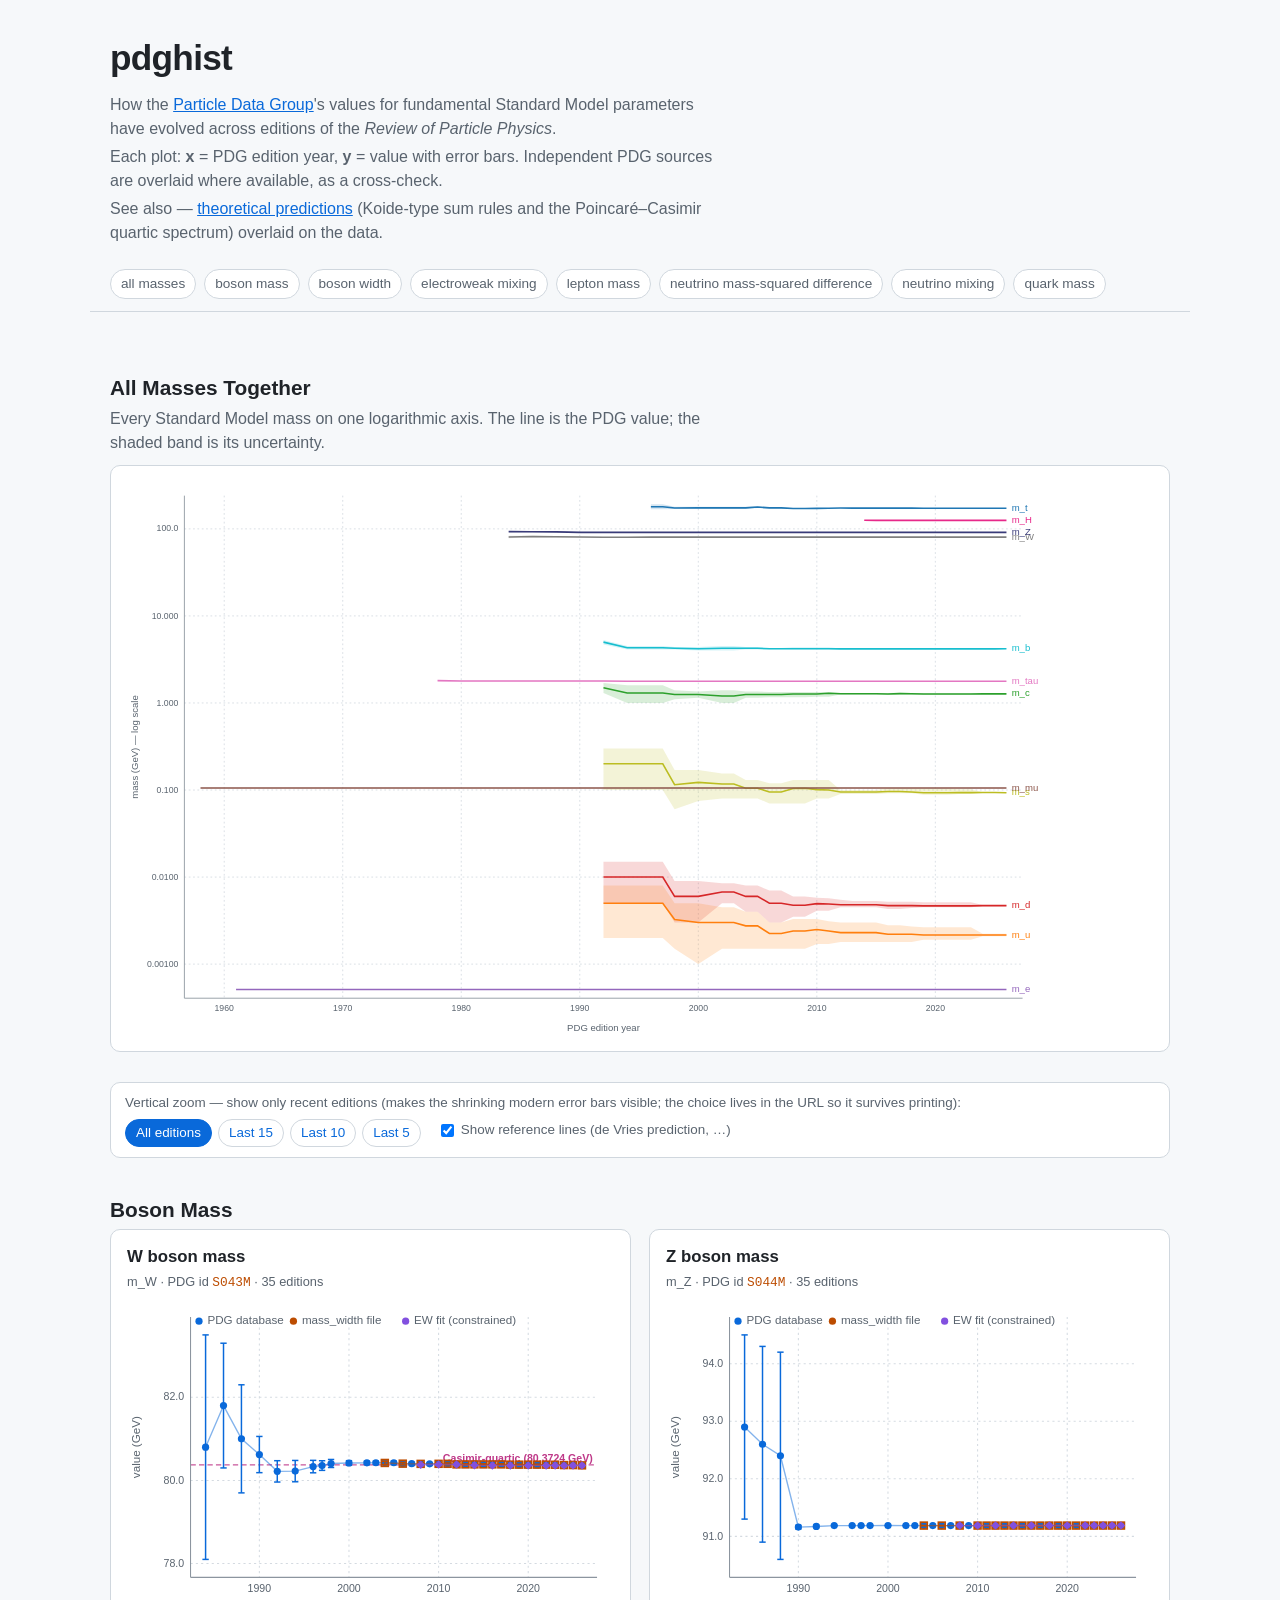
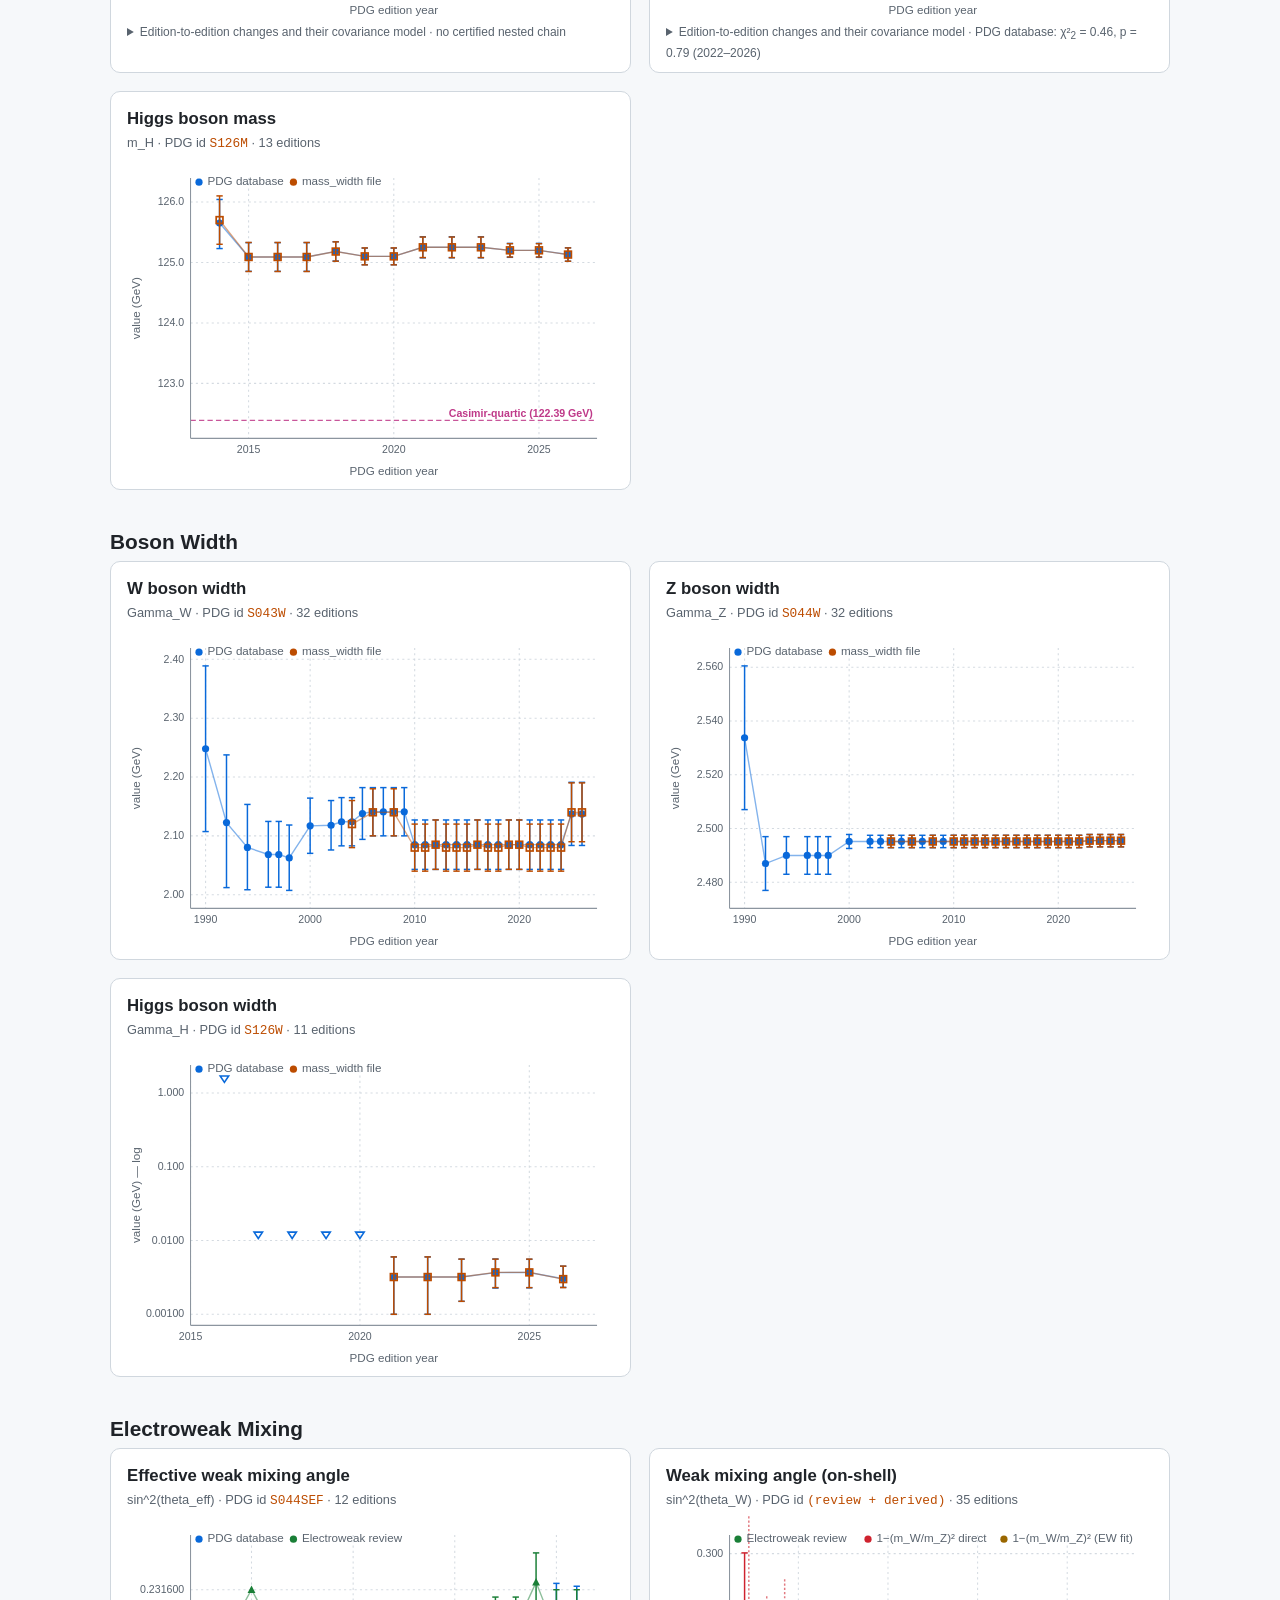
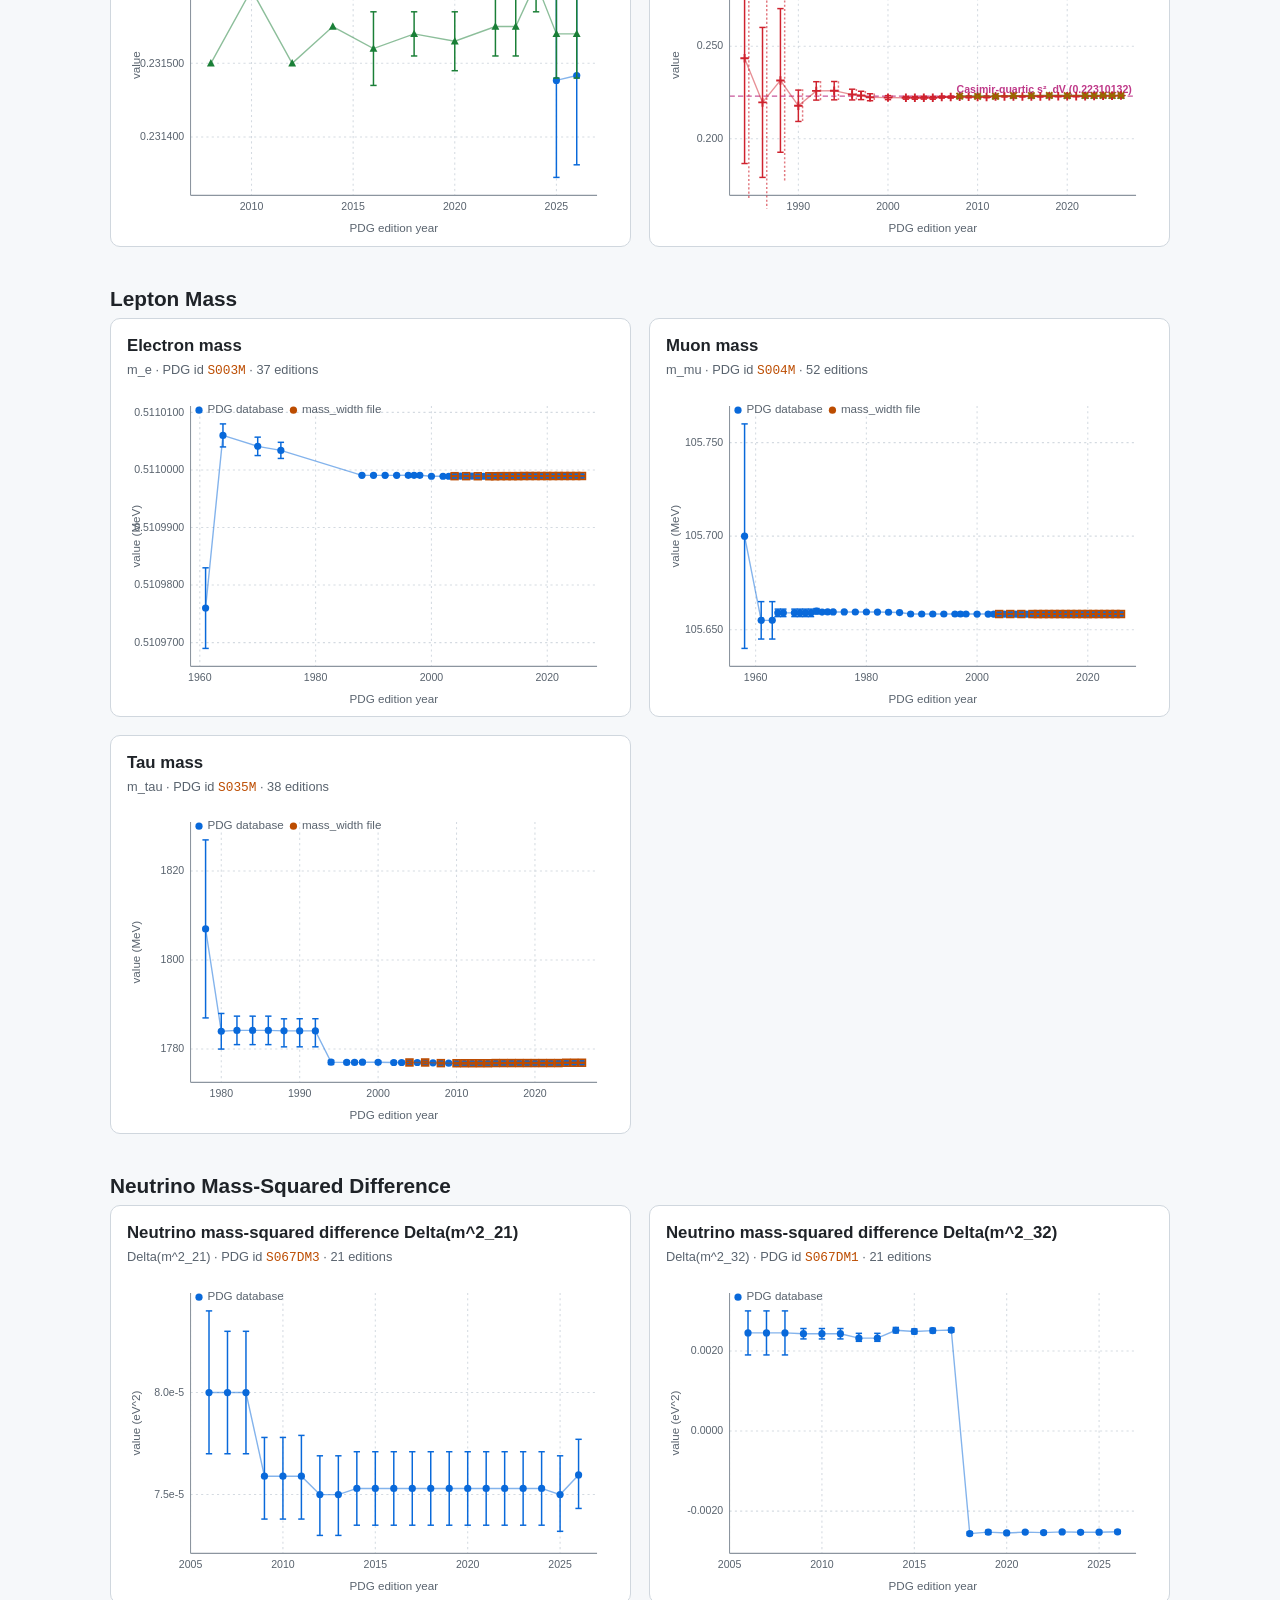
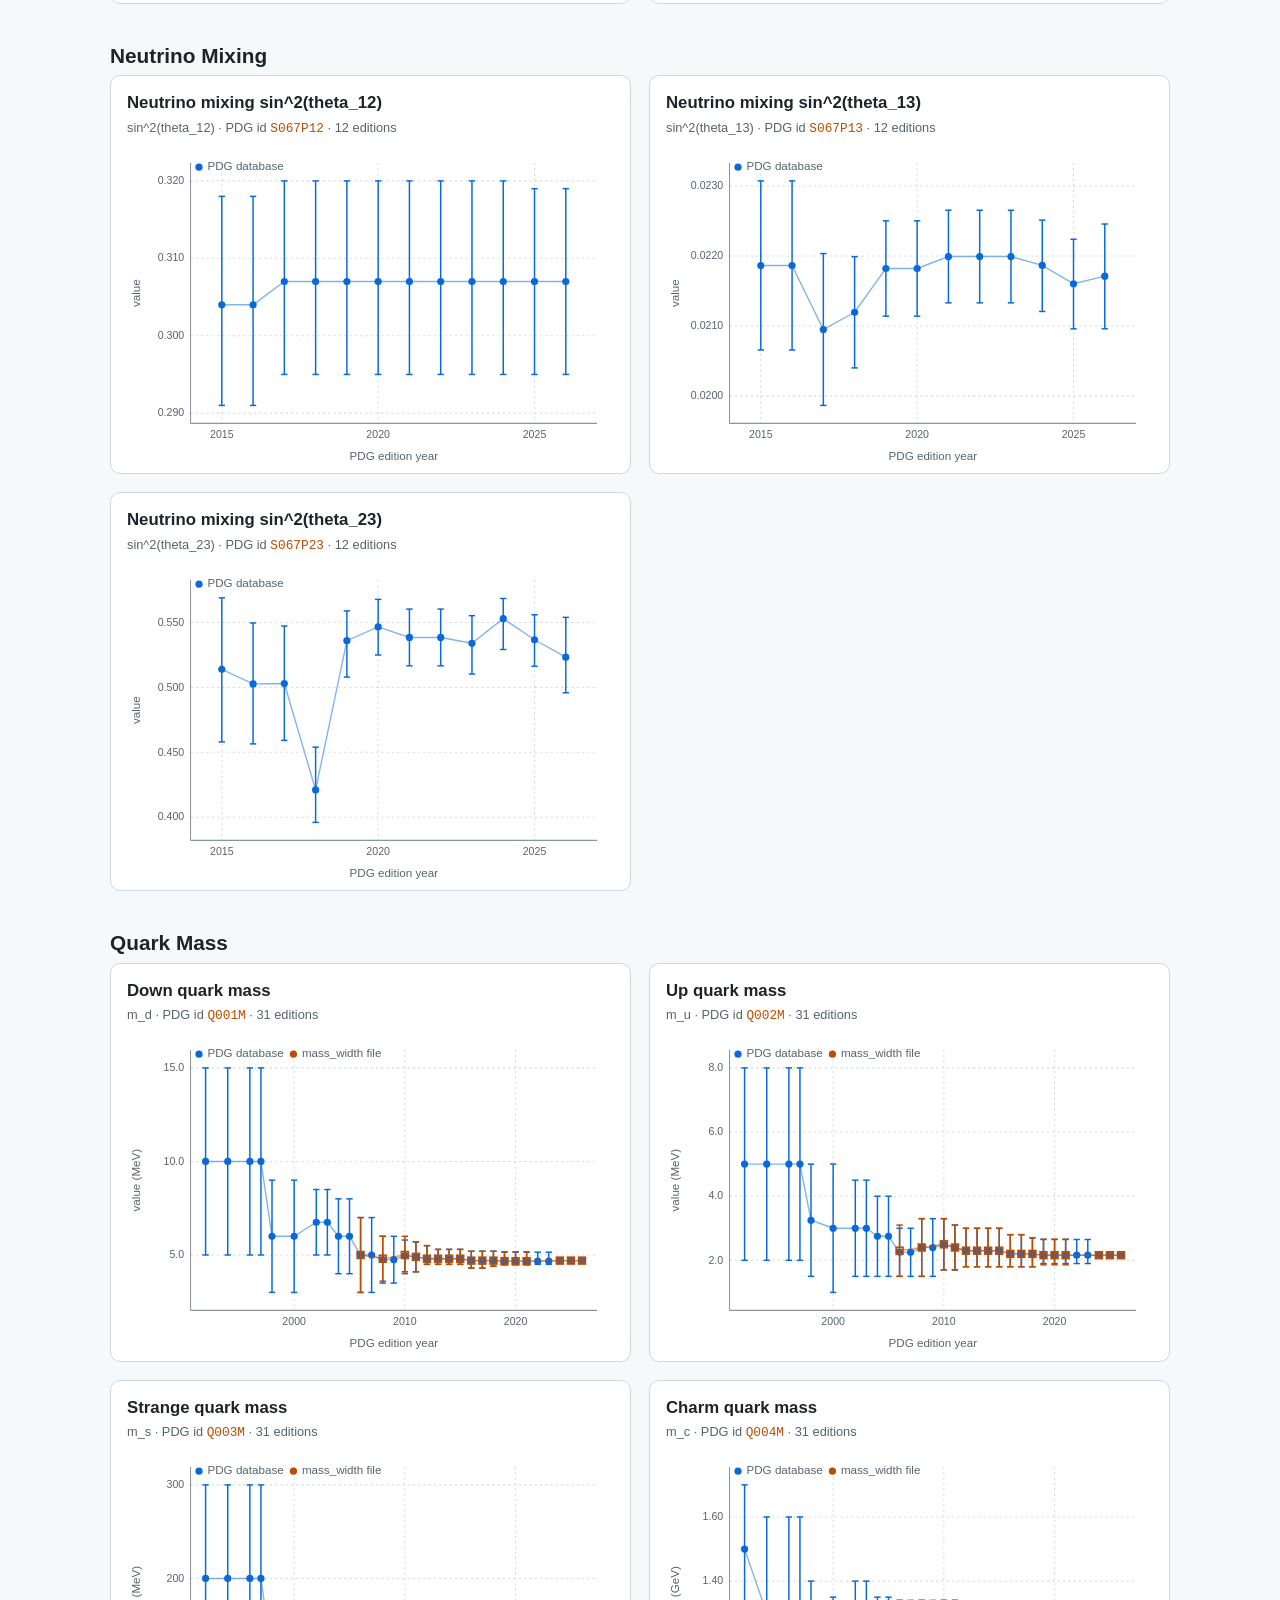
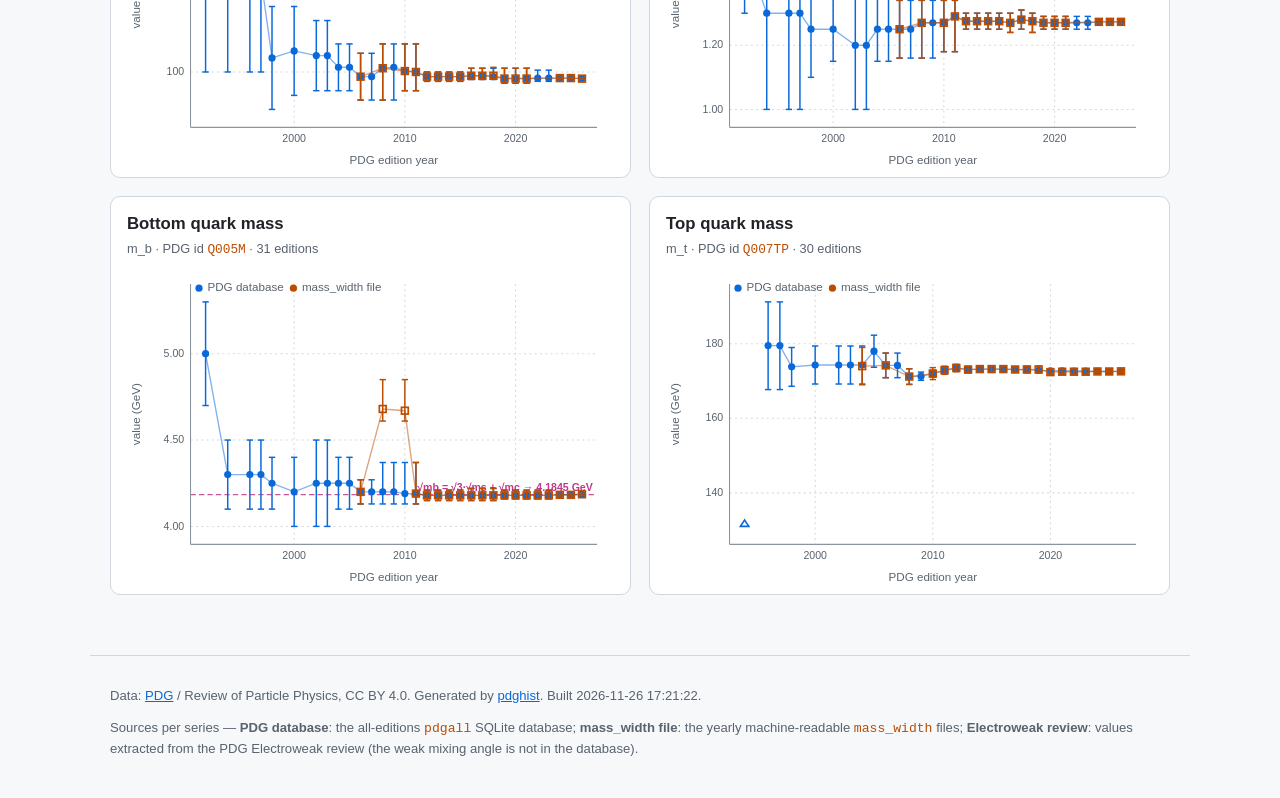
<file: docs/index.html>
<!DOCTYPE html>
<html lang="en">
<head>
<meta charset="utf-8">
<meta name="viewport" content="width=device-width, initial-scale=1">
<title>pdghist &mdash; History of PDG Standard Model parameters</title>
<meta name="description" content="How the Particle Data Group's measured values of Standard Model masses and parameters have evolved, edition by edition.">
<link rel="stylesheet" href="style.css?v=2026-05-15c">
</head>
<body>
<header>
  <h1>pdghist</h1>
  <p class="tagline">How the <a href="https://pdg.lbl.gov/">Particle Data Group</a>'s
  values for fundamental Standard Model parameters have evolved across editions
  of the <em>Review of Particle Physics</em>.</p>
  <p class="tagline">Each plot: <strong>x</strong> = PDG edition year,
  <strong>y</strong> = value with error bars. Independent PDG sources are
  overlaid where available, as a cross-check.</p>
  <p class="tagline">See also &mdash;
    <a href="predictions.html">theoretical predictions</a> (Koide-type
    sum rules and the Poincar&eacute;&ndash;Casimir quartic spectrum)
    overlaid on the data.</p>
</header>

<nav id="nav"></nav>

<main>
  <section id="global-section" class="category">
    <h2>All masses together</h2>
    <p class="tagline">Every Standard Model mass on one logarithmic axis. The
    line is the PDG value; the shaded band is its uncertainty.</p>
    <div id="global" class="global-wrap"></div>
  </section>

  <div id="zoom-bar">
    <span class="zoom-label">Vertical zoom &mdash; show only recent editions
    (makes the shrinking modern error bars visible; the choice lives in the URL
    so it survives printing):</span>
    <span id="zoom-links"></span>
    <span id="annotation-toggle" class="ann-toggle"></span>
  </div>

  <div id="plots">
    <p class="loading">Loading data&hellip;</p>
  </div>
</main>

<footer>
  <p>Data: <a href="https://pdg.lbl.gov/">PDG</a> / Review of Particle Physics,
  CC&nbsp;BY&nbsp;4.0. Generated by
  <a href="https://github.com/">pdghist</a>. <span id="generated"></span></p>
  <p>Sources per series &mdash; <strong>PDG database</strong>: the all-editions
  <code>pdgall</code> SQLite database; <strong>mass_width file</strong>: the
  yearly machine-readable <code>mass_width</code> files;
  <strong>Electroweak review</strong>: values extracted from the PDG
  Electroweak review (the weak mixing angle is not in the database).</p>
</footer>

<script src="app.js?v=2026-05-15c"></script>
</body>
</html>
</file>
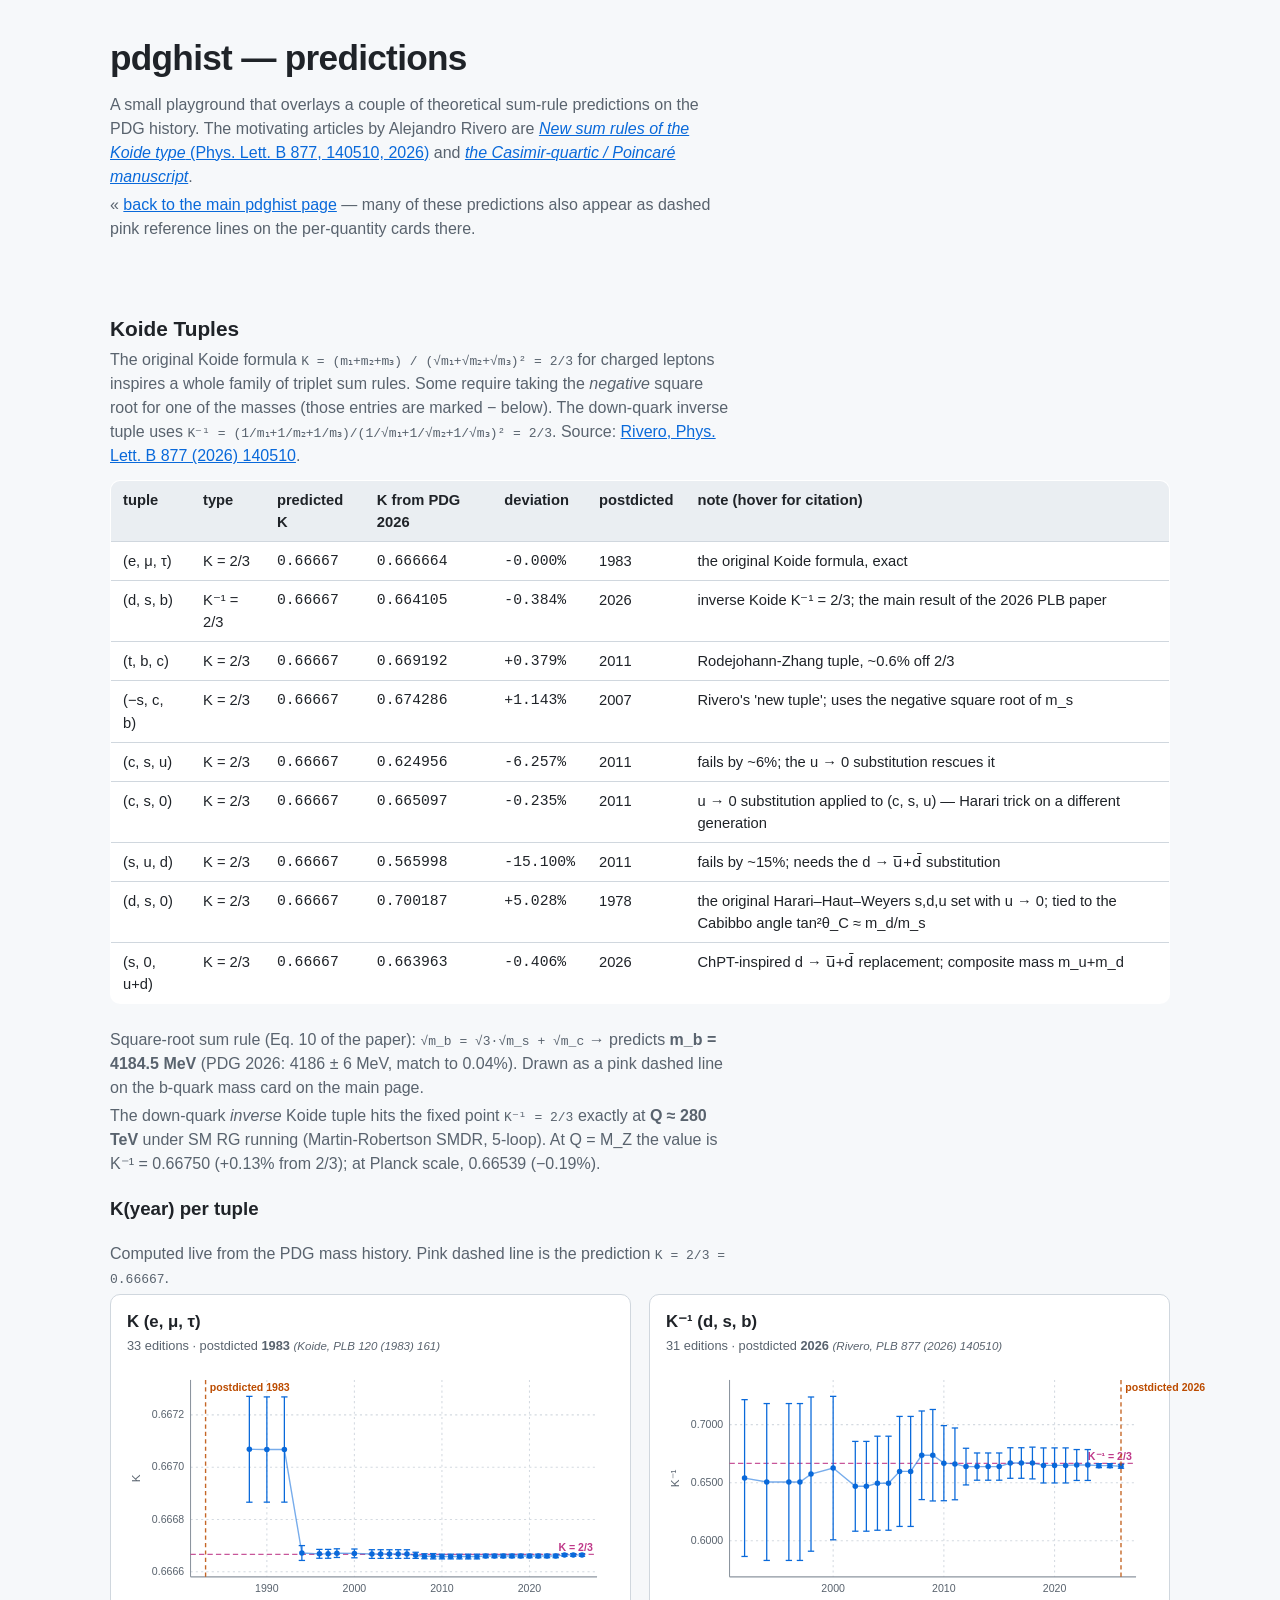
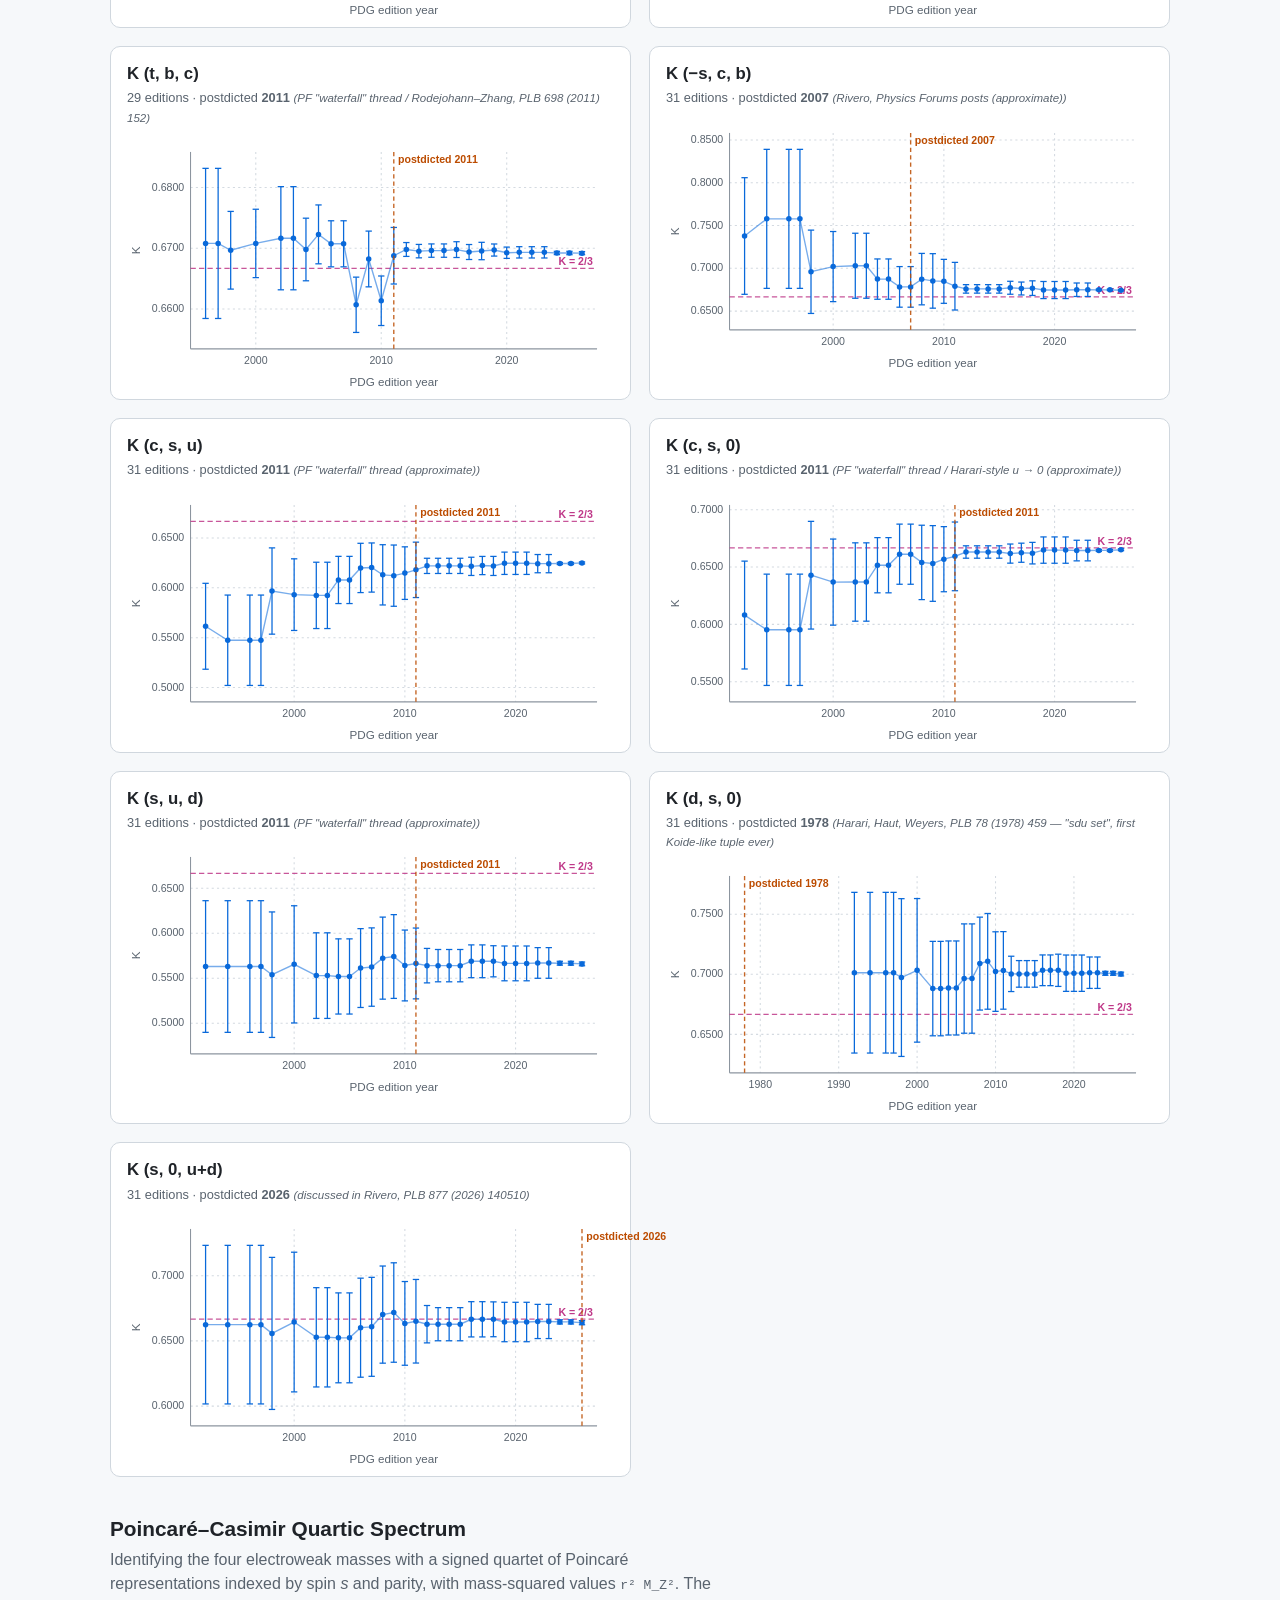
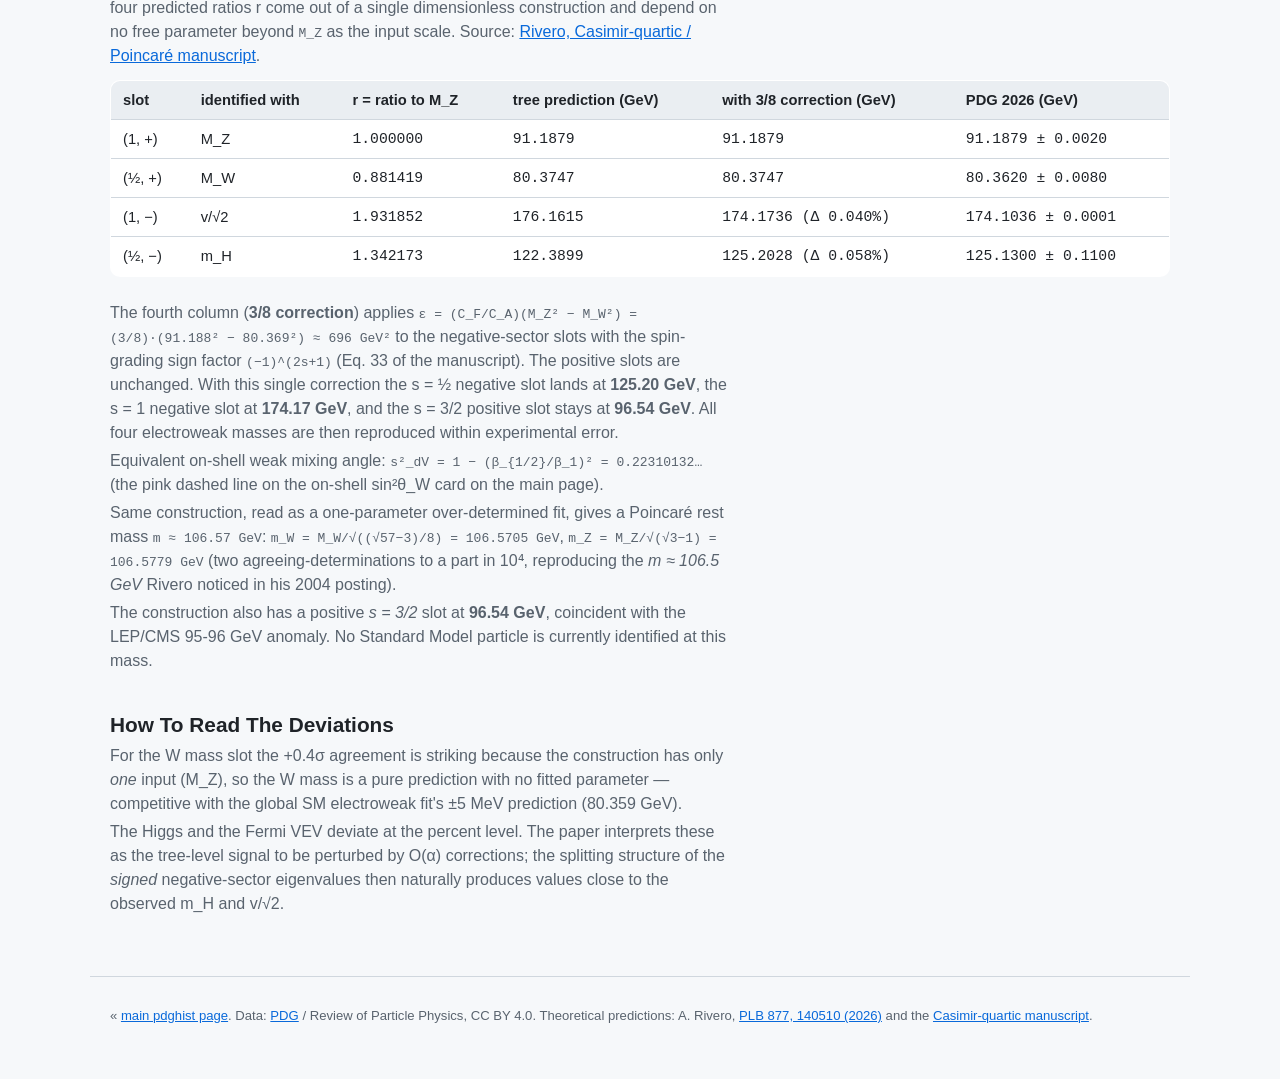
<file: docs/predictions.html>
<!DOCTYPE html>
<html lang="en">
<head>
<meta charset="utf-8">
<meta name="viewport" content="width=device-width, initial-scale=1">
<title>pdghist &mdash; Theoretical predictions</title>
<link rel="stylesheet" href="style.css?v=2026-05-15c">
</head>
<body>
<header>
  <h1>pdghist &mdash; predictions</h1>
  <p class="tagline">A small playground that overlays a couple of theoretical
  sum-rule predictions on the PDG history. The motivating articles by
  Alejandro Rivero are <a href="https://a.rivero.nom.es/research/plb.pdf">
  <em>New sum rules of the Koide type</em> (Phys. Lett. B 877, 140510, 2026)</a>
  and <a href="https://a.rivero.nom.es/research/fused_manuscript.pdf">
  <em>the Casimir-quartic / Poincar&eacute; manuscript</em></a>.</p>
  <p class="tagline">&laquo; <a href="index.html">back to the main pdghist
  page</a> &mdash; many of these predictions also appear as dashed pink
  reference lines on the per-quantity cards there.</p>
</header>

<main>

<section class="category">
  <h2>Koide tuples</h2>
  <p class="tagline">The original Koide formula
  <code>K = (m₁+m₂+m₃) / (√m₁+√m₂+√m₃)² = 2/3</code> for charged leptons
  inspires a whole family of triplet sum rules. Some require taking the
  <em>negative</em> square root for one of the masses (those entries are
  marked &minus; below). The down-quark inverse tuple uses
  <code>K⁻¹ = (1/m₁+1/m₂+1/m₃)/(1/√m₁+1/√m₂+1/√m₃)² = 2/3</code>.
  Source: <a href="https://a.rivero.nom.es/research/plb.pdf">Rivero, Phys.
  Lett. B 877 (2026) 140510</a>.</p>

  <table class="pred-table">
    <thead><tr>
      <th>tuple</th>
      <th>type</th>
      <th>predicted K</th>
      <th>K from PDG 2026</th>
      <th>deviation</th>
      <th>postdicted</th>
      <th>note (hover for citation)</th>
    </tr></thead>
    <tbody id="koide-tbody"></tbody>
  </table>

  <p class="tagline">Square-root sum rule (Eq. 10 of the paper):
  <code>√m_b = √3·√m_s + √m_c</code> &rarr; predicts
  <strong>m_b = 4184.5 MeV</strong> (PDG 2026: 4186 &plusmn; 6 MeV, match
  to 0.04%). Drawn as a pink dashed line on the b-quark mass card on the
  main page.</p>

  <p class="tagline">The down-quark <em>inverse</em> Koide tuple hits the
  fixed point <code>K⁻¹ = 2/3</code> exactly at
  <strong>Q &asymp; 280 TeV</strong> under SM RG running (Martin-Robertson
  SMDR, 5-loop). At Q = M_Z the value is K⁻¹ = 0.66750 (+0.13% from 2/3);
  at Planck scale, 0.66539 (&minus;0.19%).</p>

  <h3>K(year) per tuple</h3>
  <p class="tagline">Computed live from the PDG mass history. Pink dashed
  line is the prediction <code>K = 2/3 = 0.66667</code>.</p>
  <div id="koide-plots" class="grid"></div>
</section>

<section class="category">
  <h2>Poincar&eacute;&ndash;Casimir quartic spectrum</h2>
  <p class="tagline">Identifying the four electroweak masses with a signed
  quartet of Poincar&eacute; representations indexed by spin <em>s</em> and
  parity, with mass-squared values <code>r² M_Z²</code>. The four predicted
  ratios r come out of a single dimensionless construction and depend on no
  free parameter beyond <code>M_Z</code> as the input scale.
  Source: <a href="https://a.rivero.nom.es/research/fused_manuscript.pdf">
  Rivero, Casimir-quartic / Poincar&eacute; manuscript</a>.</p>

  <table class="pred-table">
    <thead><tr>
      <th>slot</th>
      <th>identified with</th>
      <th>r = ratio to M_Z</th>
      <th>tree prediction (GeV)</th>
      <th>with 3/8 correction (GeV)</th>
      <th>PDG 2026 (GeV)</th>
    </tr></thead>
    <tbody id="casimir-tbody"></tbody>
  </table>

  <p class="tagline">The fourth column (<strong>3/8 correction</strong>) applies
  <code>ε = (C_F/C_A)(M_Z² − M_W²) = (3/8)·(91.188² − 80.369²) ≈ 696 GeV²</code>
  to the negative-sector slots with the spin-grading sign factor
  <code>(−1)^(2s+1)</code> (Eq. 33 of the manuscript). The positive slots are
  unchanged. With this single correction the s = ½ negative slot lands at
  <strong>125.20 GeV</strong>, the s = 1 negative slot at
  <strong>174.17 GeV</strong>, and the s = 3/2 positive slot stays at
  <strong>96.54 GeV</strong>. All four electroweak masses are then reproduced
  within experimental error.</p>

  <p class="tagline">Equivalent on-shell weak mixing angle:
  <code>s²_dV = 1 − (β_{1/2}/β_1)² = 0.22310132…</code> (the pink dashed
  line on the on-shell sin²θ_W card on the main page).</p>

  <p class="tagline">Same construction, read as a one-parameter
  over-determined fit, gives a Poincar&eacute; rest mass
  <code>m ≈ 106.57 GeV</code>:
  <code>m_W = M_W/√((√57−3)/8) = 106.5705 GeV</code>,
  <code>m_Z = M_Z/√(√3−1) = 106.5779 GeV</code>
  (two agreeing-determinations to a part in 10⁴, reproducing the
  <em>m ≈ 106.5 GeV</em> Rivero noticed in his 2004 posting).</p>

  <p class="tagline">The construction also has a positive
  <em>s = 3/2</em> slot at <strong>96.54 GeV</strong>, coincident with
  the LEP/CMS 95-96 GeV anomaly. No Standard Model particle is currently
  identified at this mass.</p>
</section>

<section class="category">
  <h2>How to read the deviations</h2>
  <p class="tagline">For the W mass slot the +0.4σ agreement is striking
  because the construction has only <em>one</em> input
  (M_Z), so the W mass is a pure prediction with no fitted parameter
  &mdash; competitive with the global SM electroweak fit's ±5 MeV
  prediction (80.359 GeV).</p>

  <p class="tagline">The Higgs and the Fermi VEV deviate at the
  percent level. The paper interprets these as the tree-level signal
  to be perturbed by O(α) corrections; the splitting structure of the
  <em>signed</em> negative-sector eigenvalues then naturally produces
  values close to the observed m_H and v/√2.</p>
</section>

</main>

<footer>
  <p>&laquo; <a href="index.html">main pdghist page</a>.
  Data: <a href="https://pdg.lbl.gov/">PDG</a> /
  Review of Particle Physics, CC BY 4.0.
  Theoretical predictions: A. Rivero,
  <a href="https://a.rivero.nom.es/research/plb.pdf">PLB 877, 140510 (2026)</a>
  and the
  <a href="https://a.rivero.nom.es/research/fused_manuscript.pdf">Casimir-quartic
  manuscript</a>.</p>
</footer>

<script src="predictions.js?v=2026-05-15c"></script>
</body>
</html>
</file>
<file: docs/style.css>
:root {
  --bg: #f6f8fa;
  --panel: #ffffff;
  --border: #d0d7de;
  --fg: #1f2328;
  --muted: #59636e;
  --accent: #0969da;
  --accent2: #bc4c00;
  --accent3: #1a7f37;
}
* { box-sizing: border-box; }
body {
  margin: 0;
  font-family: -apple-system, BlinkMacSystemFont, "Segoe UI", Roboto, Helvetica, Arial, sans-serif;
  background: var(--bg);
  color: var(--fg);
  line-height: 1.5;
}
a { color: var(--accent); }
header, nav, main, footer { max-width: 1100px; margin: 0 auto; padding: 0 20px; }
header { padding-top: 32px; padding-bottom: 8px; }
h1 { font-size: 2.2rem; margin: 0 0 8px; letter-spacing: -0.02em; }
.tagline { color: var(--muted); margin: 4px 0; max-width: 70ch; }

nav {
  position: sticky; top: 0; z-index: 10;
  background: rgba(246,248,250,0.92);
  backdrop-filter: blur(6px);
  padding-top: 12px; padding-bottom: 12px;
  border-bottom: 1px solid var(--border);
  display: flex; flex-wrap: wrap; gap: 8px;
}
nav a {
  font-size: 0.85rem; text-decoration: none;
  padding: 4px 10px; border: 1px solid var(--border);
  border-radius: 999px; color: var(--muted);
  background: var(--panel);
}
nav a:hover { color: var(--fg); border-color: var(--accent); }

main { padding-top: 24px; padding-bottom: 48px; }
.loading { color: var(--muted); }

.category { margin: 36px 0 12px; }
.category h2 {
  font-size: 1.3rem; margin: 0 0 4px;
  text-transform: capitalize;
}
.grid {
  display: grid;
  grid-template-columns: repeat(auto-fill, minmax(420px, 1fr));
  gap: 18px;
}
.card {
  background: var(--panel);
  border: 1px solid var(--border);
  border-radius: 10px;
  padding: 14px 16px 10px;
}
.card h3 { margin: 0; font-size: 1.05rem; }
.card .meta { color: var(--muted); font-size: 0.8rem; margin: 2px 0 8px; }
.card .meta code { color: var(--accent2); }
svg { display: block; width: 100%; height: auto; overflow: visible; }
.axis { stroke: #8c959f; stroke-width: 1; }
.grid-line { stroke: var(--border); stroke-width: 1; stroke-dasharray: 2 3; opacity: 0.9; }
.tick-label { fill: var(--muted); font-size: 10px; }
.axis-title { fill: var(--muted); font-size: 11px; }
.errbar { stroke-width: 1.4; }
.legend { font-size: 11px; fill: var(--muted); }
.annotation-label { font-size: 10px; font-weight: 600; }

.pred-table {
  width: 100%; border-collapse: collapse;
  font-size: 0.92rem; margin: 12px 0 24px;
  background: var(--panel);
  border: 1px solid var(--border); border-radius: 10px;
  overflow: hidden;
}
.pred-table th, .pred-table td {
  padding: 8px 12px; border-bottom: 1px solid var(--border);
  text-align: left; vertical-align: top;
}
.pred-table th {
  background: #eaeef2; font-weight: 600; color: var(--fg);
}
.pred-table tr:last-child td { border-bottom: none; }
.pred-table td.num { font-variant-numeric: tabular-nums;
  font-family: ui-monospace, SFMono-Regular, Menlo, Monaco, monospace; }
.hint { color: var(--muted); font-style: italic; font-size: 0.9em; }

/* global all-masses figure */
.global-wrap {
  background: var(--panel);
  border: 1px solid var(--border);
  border-radius: 10px;
  padding: 14px 16px;
  margin-top: 10px;
}
.global-label { font-size: 11px; }
.global-band { stroke: none; }

/* vertical-zoom control bar */
#zoom-bar {
  margin: 30px 0 6px;
  padding: 10px 14px;
  background: var(--panel);
  border: 1px solid var(--border);
  border-radius: 10px;
  font-size: 0.84rem;
  display: flex; flex-wrap: wrap; gap: 6px 12px; align-items: baseline;
}
.zoom-label { color: var(--muted); }
#zoom-links { display: inline-flex; flex-wrap: wrap; gap: 6px; }
#zoom-links a {
  text-decoration: none;
  padding: 3px 10px;
  border: 1px solid var(--border);
  border-radius: 999px;
  color: var(--accent);
}
#zoom-links a.active {
  background: var(--accent); color: #fff; border-color: var(--accent);
}
.ann-toggle {
  display: inline-flex; gap: 4px; align-items: center;
  color: var(--muted); padding-left: 4px;
}
.ann-toggle input { cursor: pointer; }
.ann-toggle label { cursor: pointer; }

.tooltip {
  position: fixed; pointer-events: none;
  background: #1f2328; color: #fff;
  border: 1px solid #1f2328; border-radius: 6px;
  padding: 6px 9px; font-size: 12px; z-index: 50;
  opacity: 0; transition: opacity 0.08s;
  white-space: nowrap;
}
footer {
  border-top: 1px solid var(--border);
  padding-top: 16px; padding-bottom: 40px;
  color: var(--muted); font-size: 0.82rem;
}
footer code { color: var(--accent2); }

@media print {
  nav { position: static; }
  #zoom-bar { background: none; }
  .card, .global-wrap { break-inside: avoid; }
}

/* covariance-aware history diagnostics (issue #3) */
.tooltip .tip-model { color: #c9d1d9; font-size: 0.72rem; white-space: normal;
  display: inline-block; max-width: 480px; }
.diagnostics { margin-top: 6px; font-size: 0.75rem; color: var(--muted); }
.diagnostics summary { cursor: pointer; }
.diagnostics .diag-head { margin: 6px 0 2px; }
.diagnostics table { border-collapse: collapse; width: 100%; display: block;
  max-height: 220px; overflow: auto; }
.diagnostics th, .diagnostics td { text-align: left; padding: 1px 6px 1px 0;
  vertical-align: top; }
.diagnostics tr.mode-nested td, .diagnostics tr.mode-known td { color: var(--fg); font-weight: 600; }
@media print { .diagnostics table { max-height: none; overflow: visible; } }
</file>
